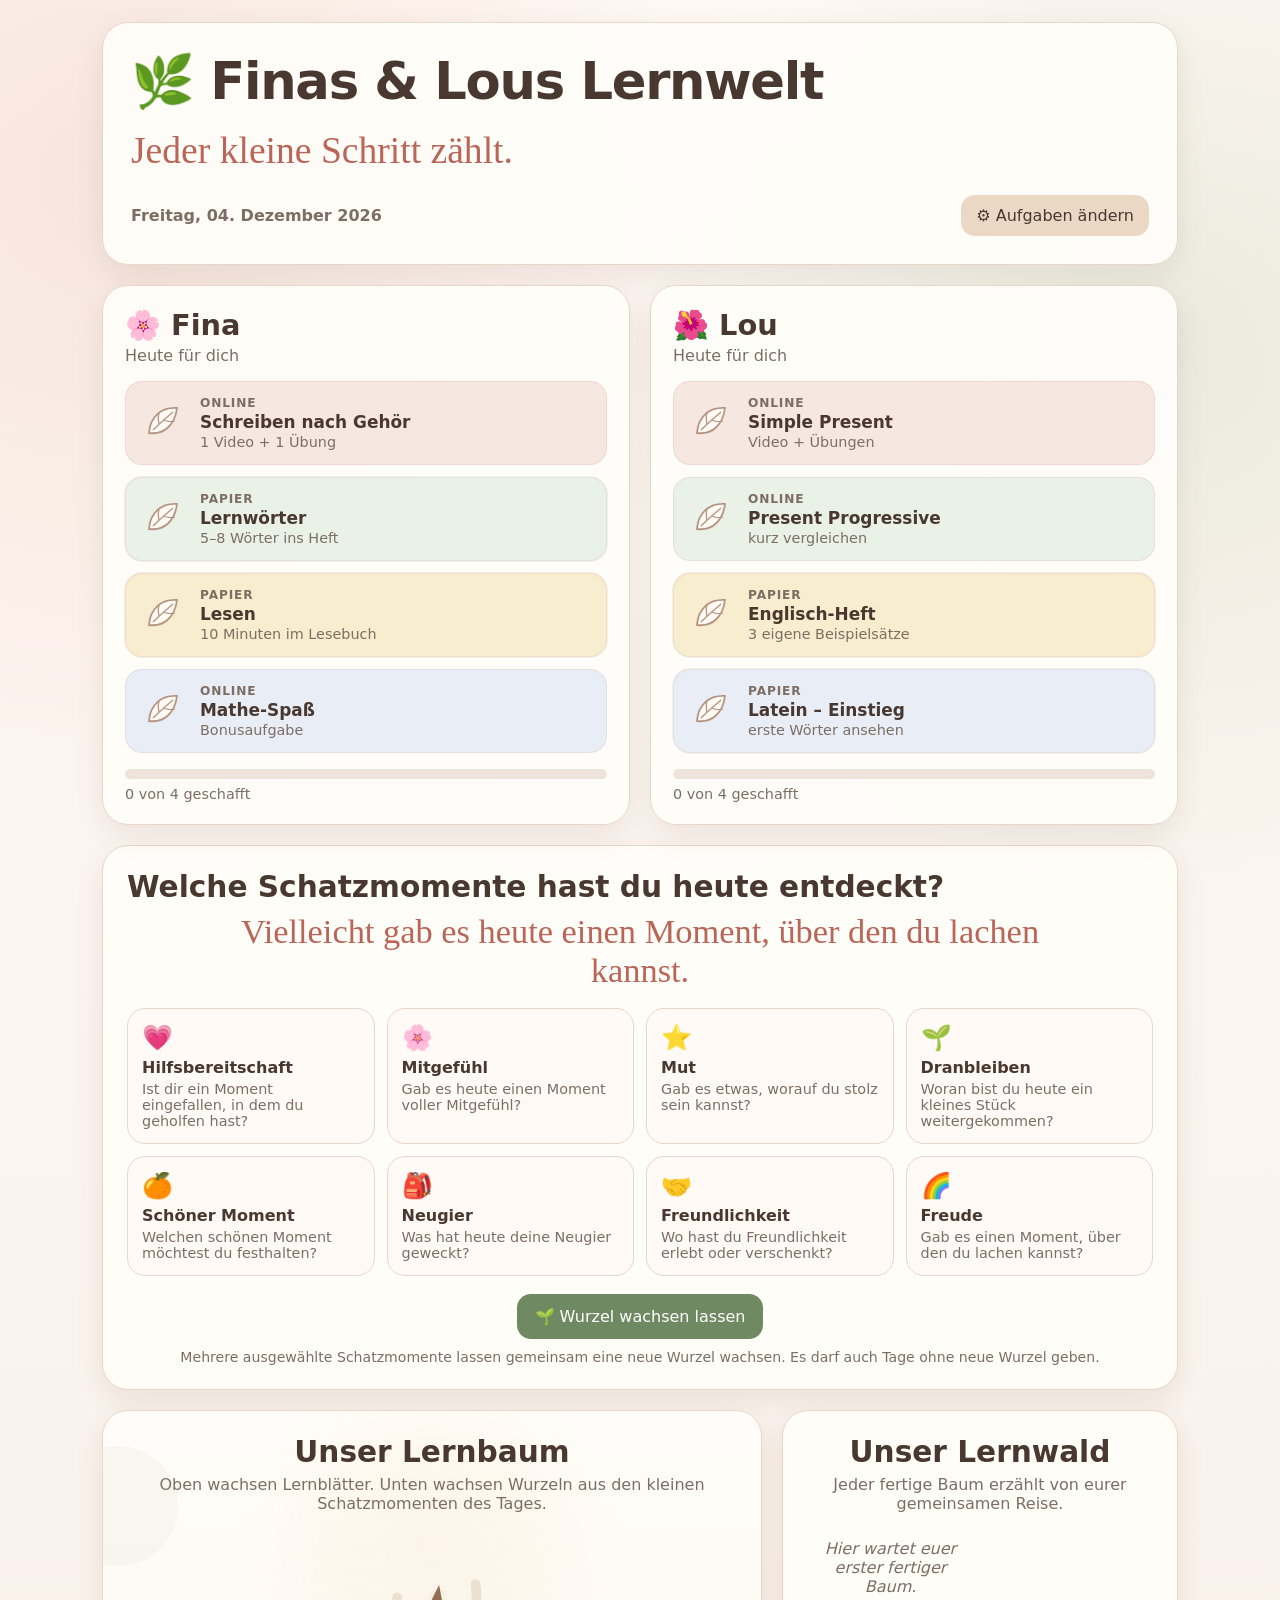
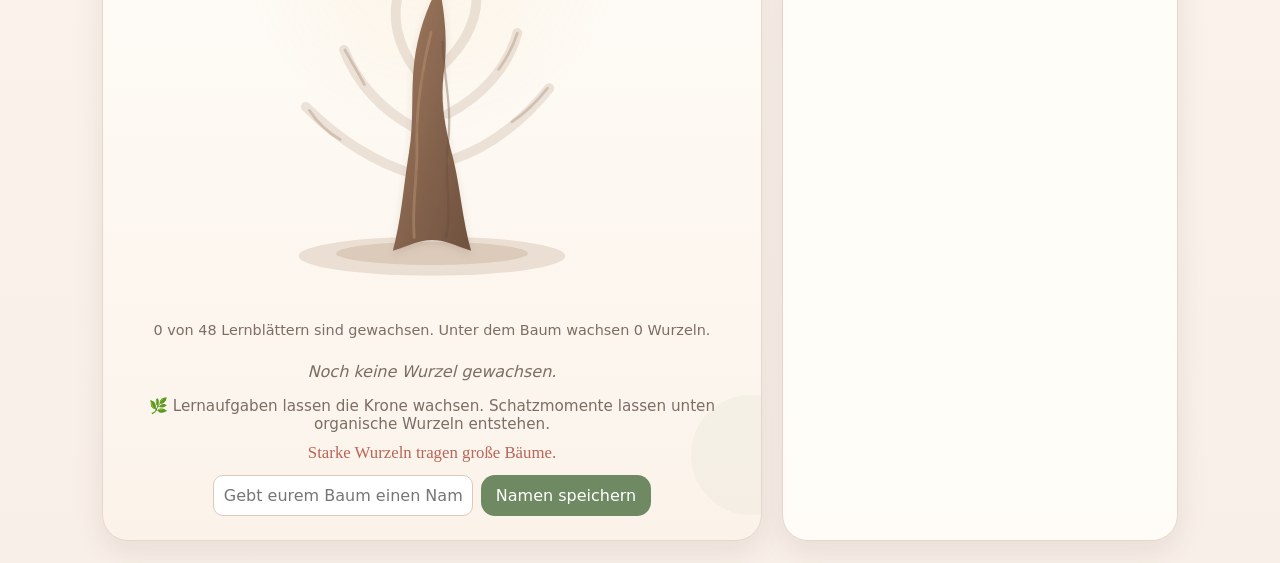
<file: index(1).html>
<!DOCTYPE html>
<html lang="de">
<head>
<meta charset="utf-8">
<meta name="viewport" content="width=device-width, initial-scale=1">
<title>Finas & Lous Lernwelt</title>
<!-- Version 1.0 – Veröffentlichung -->
<style>
:root{
  --bg:#f8efe8;
  --card:#fffdf9;
  --text:#49382f;
  --muted:#7d6e64;
  --sage:#9fb58f;
  --sage-dark:#6f8a63;
  --clay:#d58f7d;
  --clay-dark:#b96558;
  --gold:#e6bd62;
  --lav:#b7a0cf;
  --blue:#86b7c9;
  --sand:#ead8c5;
  --line:#e8d6c9;
  --shadow:0 10px 28px rgba(92,66,49,.10);
}
*{box-sizing:border-box}
body{
  margin:0;
  font-family:system-ui,-apple-system,BlinkMacSystemFont,"Segoe UI",sans-serif;
  color:var(--text);
  background:
    radial-gradient(circle at 8% 8%, rgba(213,143,125,.18), transparent 28%),
    radial-gradient(circle at 92% 16%, rgba(159,181,143,.20), transparent 26%),
    linear-gradient(180deg,#fff9f4 0%,var(--bg) 100%);
}
.wrap{max-width:1120px;margin:auto;padding:22px}
.hero,.editor,.person,.treecard,.reflection,.forest{
  background:rgba(255,253,249,.97);
  border:1px solid var(--line);
  border-radius:26px;
  box-shadow:var(--shadow);
}
.hero{padding:28px;margin-bottom:20px}
h1{margin:0;font-size:clamp(2rem,4vw,3.25rem);letter-spacing:-.025em}
.heroquote{
  margin:14px 0 0;
  font-family:Georgia,"Times New Roman",serif;
  font-size:clamp(1.55rem,3vw,2.35rem);
  line-height:1.35;
  color:var(--clay-dark);
  max-width:900px;
}
.topbar{display:flex;justify-content:space-between;align-items:center;gap:12px;flex-wrap:wrap;margin-top:18px}
.date{font-weight:700;color:var(--muted)}
button,.button{
  border:none;border-radius:14px;padding:11px 15px;font-weight:700;cursor:pointer;font:inherit
}
.editbtn{background:var(--sand);color:var(--text)}
.savebtn{background:var(--sage-dark);color:#fff}
.resetbtn{background:#eee5dd;color:var(--text)}
.dangerbtn{background:#f0d9d3;color:#7b4b41}
.grid{display:grid;grid-template-columns:1fr 1fr;gap:20px}
.person{padding:22px}
.person h2{margin:0 0 4px;font-size:1.8rem}
.subtitle{margin:0 0 16px;color:var(--muted)}
.tasks{display:grid;gap:12px}
.task{
  display:flex;align-items:center;gap:13px;padding:14px 15px;border-radius:17px;
  background:#f7e7e1;text-decoration:none;color:var(--text);min-height:76px;
  border:1px solid rgba(185,101,88,.12)
}
.task:nth-child(2n){background:#eaf1e6}
.task:nth-child(3n){background:#f8edcf}
.task:nth-child(4n){background:#e9eef6}
.task.paper{outline:1px solid rgba(111,138,99,.10)}
.tasktext{flex:1}
.type{font-size:.76rem;text-transform:uppercase;letter-spacing:.07em;color:var(--muted);font-weight:800}
.tasktitle{font-size:1.06rem;font-weight:800;margin-top:2px}
.tasknote{font-size:.9rem;color:var(--muted);margin-top:2px}
.leafcheck{width:46px;height:46px;position:relative;flex:0 0 auto;cursor:pointer}
.leafcheck svg{width:46px;height:46px;display:block}
.leafcheck .fill{fill:#fffaf4;stroke:#b59582;stroke-width:1.8}
.leafcheck .vein{stroke:#b59582;stroke-width:1.3;fill:none}
.leafcheck.done .fill{fill:var(--sage);stroke:var(--sage-dark)}
.leafcheck.done .vein{stroke:#fffaf4}
.progress{height:10px;background:#efe4dc;border-radius:999px;overflow:hidden;margin-top:16px}
.bar{height:100%;background:linear-gradient(90deg,var(--sage),var(--sage-dark));width:0;transition:width .25s}
.progresslabel{font-size:.9rem;color:var(--muted);margin-top:7px}
.mainlower{display:grid;grid-template-columns:1.25fr .75fr;gap:20px;margin-top:20px}
.treecard,.forest{padding:24px;text-align:center}
.treecard{
  background:
    radial-gradient(circle at 50% 18%, rgba(230,189,98,.10), transparent 28%),
    linear-gradient(180deg,#fffdf9 0%,#fbf3ea 100%);
  position:relative;
  overflow:hidden;
}
.treecard:before,.treecard:after{
  content:"";
  position:absolute;
  width:120px;height:120px;border-radius:50%;
  background:rgba(159,181,143,.08);
  pointer-events:none;
}
.treecard:before{left:-45px;top:35px}
.treecard:after{right:-50px;bottom:25px}
.treecard h2,.forest h2,.reflection h2{margin:0 0 6px;font-size:1.85rem}
.treehint,.forest p,.reflection p{color:var(--muted);margin-top:0}
#treeSvg{max-width:480px;width:100%;height:auto}
.branch{
  stroke:#8d684e;
  stroke-width:11;
  fill:none;
  stroke-linecap:round;
  stroke-linejoin:round;
  opacity:.16;
  transition:opacity .25s ease;
}
.branch.active,.branch.done{opacity:1}
.treeleaf{opacity:0;transition:opacity .2s}
.treeleaf.visible{opacity:1}
.treeflower{opacity:0;transition:opacity .2s}
.treeflower.visible{opacity:1}
.rootpath{
  fill:none;
  stroke:#7d5b46;
  stroke-linecap:round;
  stroke-linejoin:round;
  cursor:pointer;
  filter:drop-shadow(0 2px 2px rgba(73,56,47,.10));
  transition:opacity .2s ease, stroke-width .2s ease;
}
.rootpath:hover{opacity:.78}
.root-tip{fill:#9f7659;opacity:.9;pointer-events:none}
.root-label{
  font-size:11px;
  fill:#7d6e64;
  text-anchor:middle;
  pointer-events:none;
}
.rootlist{
  max-width:520px;
  margin:14px auto 0;
}
.rootcarousel{
  display:flex;
  align-items:center;
  gap:10px;
  padding:12px;
  border:1px solid var(--line);
  border-radius:16px;
  background:#faf4ee;
}
.rootnav{
  flex:0 0 auto;
  width:40px;height:40px;
  border-radius:50%;
  background:#eadfce;
  color:var(--text);
  padding:0;
  font-size:1.2rem;
}
.rootcardcontent{
  flex:1;
  text-align:center;
  min-width:0;
}
.rootcardcontent strong{display:block}
.rootcardcontent small{
  display:block;
  color:var(--muted);
  margin-top:4px;
  line-height:1.35;
}
.rootactions{
  display:flex;
  justify-content:center;
  gap:8px;
  margin-top:10px;
}
.rootremove{
  background:#f0d7d1;
  color:#7b4a40;
  padding:8px 12px;
  border-radius:10px;
}
.rootcancel{
  background:#eee5dd;
  color:var(--text);
  padding:8px 12px;
  border-radius:10px;
}
.treename{
  margin-top:12px;display:flex;justify-content:center;gap:8px;flex-wrap:wrap;align-items:center
}
.treename input{max-width:260px}
.reflection{padding:24px;margin-top:20px}
.prompt{
  font-family:Georgia,"Times New Roman",serif;
  font-size:clamp(1.45rem,2.8vw,2.15rem);
  color:var(--clay-dark);
  text-align:center;
  margin:8px auto 18px;
  max-width:850px;
}
.moments{display:grid;grid-template-columns:repeat(4,1fr);gap:12px}
.moment{
  border:1px solid var(--line);
  background:#fffaf6;
  border-radius:18px;
  padding:14px;
  text-align:left;
  cursor:pointer;
  min-height:112px;
  transition:.18s;
}
.moment:hover{transform:translateY(-1px)}
.moment.selected{outline:3px solid rgba(159,181,143,.55);background:#f1f6ee}
.momenticon{font-size:1.55rem}
.momenttitle{font-weight:800;margin-top:6px}
.momenttext{font-size:.9rem;color:var(--muted);margin-top:4px}
.givebar{text-align:center;margin-top:18px}
.givebtn{background:var(--sage-dark);color:white;padding:13px 18px}
.note{font-size:.88rem;color:var(--muted);text-align:center;margin-top:10px}
.forestgrid{display:grid;grid-template-columns:repeat(2,1fr);gap:12px;margin-top:14px}
.treebadge{
  background:#faf4ee;border:1px solid var(--line);border-radius:16px;padding:14px
}
.treebadge .emoji{font-size:2.5rem}
.treebadge strong{display:block;margin-top:4px}
.editor{display:none;padding:22px;margin-bottom:20px}
.editor.active{display:block}
.editgrid{display:grid;grid-template-columns:1fr 1fr;gap:18px}
.editsection{background:#faf4ee;border-radius:18px;padding:15px}
.editrow{display:grid;grid-template-columns:1.1fr .8fr auto;gap:8px;margin-bottom:12px;padding-bottom:12px;border-bottom:1px solid var(--line)}
input,select{width:100%;padding:10px;border:1px solid #dcc9bb;border-radius:10px;background:#fff;font:inherit}
.wide{grid-column:1/-1}
.small{color:var(--muted);font-size:.88rem}
.addbtn{background:#eadfce}
.deletebtn{background:#f0d7d1;color:#7b4a40;padding:8px 11px}
.actions{display:flex;gap:10px;flex-wrap:wrap;margin-top:14px}
.empty{color:var(--muted);font-style:italic;padding:10px}
@media(max-width:900px){
  .mainlower{grid-template-columns:1fr}
  .moments{grid-template-columns:repeat(2,1fr)}
}
@media(max-width:760px){
  .grid,.editgrid{grid-template-columns:1fr}
  .wrap{padding:14px}
  .hero,.person,.treecard,.reflection,.forest,.editor{padding:18px}
  .editrow{grid-template-columns:1fr}
  .wide{grid-column:auto}
}
@media(max-width:520px){
  .moments{grid-template-columns:1fr}
}
</style>
</head>
<body>
<div class="wrap">

<section class="hero">
  <h1>🌿 Finas &amp; Lous Lernwelt</h1>
  <div class="heroquote" id="heroQuote"></div>
  <div class="topbar">
    <div class="date" id="today"></div>
    <button class="editbtn" id="toggleEdit">⚙️ Aufgaben ändern</button>
  </div>
</section>

<section class="editor" id="editor">
  <h2>Aufgaben für heute bearbeiten</h2>
  <p class="small">Online-Aufgaben können direkt verlinkt werden. Papieraufgaben zeigen nur den Hinweis an.</p>
  <div class="editgrid">
    <div class="editsection">
      <h3>🌸 Fina</h3>
      <div id="editFina"></div>
      <button class="addbtn button" onclick="addTask('fina')">+ Aufgabe</button>
    </div>
    <div class="editsection">
      <h3>🌺 Lou</h3>
      <div id="editLou"></div>
      <button class="addbtn button" onclick="addTask('lou')">+ Aufgabe</button>
    </div>
  </div>
  <div class="actions">
    <button class="savebtn" onclick="saveTasks()">Speichern</button>
    <button class="resetbtn" onclick="resetDay()">Tagesblätter zurücksetzen</button>
    <button class="dangerbtn" onclick="resetTree()">Aktuellen Baum neu beginnen</button>
  </div>
</section>

<main class="grid">
  <section class="person">
    <h2>🌸 Fina</h2>
    <p class="subtitle">Heute für dich</p>
    <div class="tasks" id="finaTasks"></div>
    <div class="progress"><div class="bar" id="finaBar"></div></div>
    <div class="progresslabel" id="finaProgress"></div>
  </section>

  <section class="person">
    <h2>🌺 Lou</h2>
    <p class="subtitle">Heute für dich</p>
    <div class="tasks" id="louTasks"></div>
    <div class="progress"><div class="bar" id="louBar"></div></div>
    <div class="progresslabel" id="louProgress"></div>
  </section>
</main>

<section class="reflection">
  <h2>Welche Schatzmomente hast du heute entdeckt?</h2>
  <div class="prompt" id="reflectionPrompt"></div>

  <div class="moments" id="moments">
    <div class="moment" data-kind="help">
      <div class="momenticon">💗</div>
      <div class="momenttitle">Hilfsbereitschaft</div>
      <div class="momenttext">Ist dir ein Moment eingefallen, in dem du geholfen hast?</div>
    </div>
    <div class="moment" data-kind="comfort">
      <div class="momenticon">🌸</div>
      <div class="momenttitle">Mitgefühl</div>
      <div class="momenttext">Gab es heute einen Moment voller Mitgefühl?</div>
    </div>
    <div class="moment" data-kind="courage">
      <div class="momenticon">⭐</div>
      <div class="momenttitle">Mut</div>
      <div class="momenttext">Gab es etwas, worauf du stolz sein kannst?</div>
    </div>
    <div class="moment" data-kind="persist">
      <div class="momenticon">🌱</div>
      <div class="momenttitle">Dranbleiben</div>
      <div class="momenttext">Woran bist du heute ein kleines Stück weitergekommen?</div>
    </div>
    <div class="moment" data-kind="beauty">
      <div class="momenticon">🍊</div>
      <div class="momenttitle">Schöner Moment</div>
      <div class="momenttext">Welchen schönen Moment möchtest du festhalten?</div>
    </div>
    <div class="moment" data-kind="curious">
      <div class="momenticon">🎒</div>
      <div class="momenttitle">Neugier</div>
      <div class="momenttext">Was hat heute deine Neugier geweckt?</div>
    </div>
    <div class="moment" data-kind="kindness">
      <div class="momenticon">🤝</div>
      <div class="momenttitle">Freundlichkeit</div>
      <div class="momenttext">Wo hast du Freundlichkeit erlebt oder verschenkt?</div>
    </div>
    <div class="moment" data-kind="smile">
      <div class="momenticon">🌈</div>
      <div class="momenttitle">Freude</div>
      <div class="momenttext">Gab es einen Moment, über den du lachen kannst?</div>
    </div>
  </div>

  <div class="givebar">
    <button class="givebtn" id="giveLeaf">🌱 Wurzel wachsen lassen</button>
  </div>
  <div class="note">Mehrere ausgewählte Schatzmomente lassen gemeinsam eine neue Wurzel wachsen. Es darf auch Tage ohne neue Wurzel geben.</div>
</section>

<div class="mainlower">
  <section class="treecard">
    <h2>Unser Lernbaum</h2>
    <p class="treehint">Oben wachsen Lernblätter. Unten wachsen Wurzeln aus den kleinen Schatzmomenten des Tages.</p>

    <svg id="treeSvg" viewBox="0 0 540 430" role="img" aria-label="Organisch wachsender Lern- und Lebensbaum mit Wurzeln">
      <defs>
        <linearGradient id="trunkGrad" x1="0" y1="0" x2="1" y2="1">
          <stop offset="0%" stop-color="#a27b5f"/>
          <stop offset="55%" stop-color="#84634d"/>
          <stop offset="100%" stop-color="#6f513f"/>
        </linearGradient>
        <filter id="softShadow" x="-20%" y="-20%" width="140%" height="140%">
          <feDropShadow dx="0" dy="4" stdDeviation="4" flood-color="#6b4f3d" flood-opacity=".15"/>
        </filter>
      </defs>

      <!-- soft ground -->
      <ellipse cx="270" cy="368" rx="150" ry="22" fill="#eadfd2"/>
      <ellipse cx="270" cy="365" rx="108" ry="13" fill="#dccbbb"/>

      <!-- wider, softly spreading trunk -->
      <path d="M226 362
               C236 324 238 288 244 252
               C250 217 246 183 250 150
               C254 118 263 91 278 63
               C285 98 288 130 283 164
               C279 199 286 228 294 259
               C302 292 304 326 314 362
               C293 355 284 350 270 350
               C255 350 246 356 226 362 Z"
            fill="url(#trunkGrad)" filter="url(#softShadow)"/>

      <!-- bark lines -->
      <path d="M250 347 C247 310 254 278 253 241 C252 202 258 162 269 116"
            fill="none" stroke="#b38c6d" stroke-width="3.2" stroke-linecap="round" opacity=".55"/>
      <path d="M286 347 C293 310 283 277 288 240 C293 202 283 165 282 127"
            fill="none" stroke="#684b3b" stroke-width="2.5" stroke-linecap="round" opacity=".36"/>

      <!-- organic branches -->
      <path class="branch" id="branch1" d="M250 276 C210 264 170 242 128 200"/>
      <path class="branch" id="branch2" d="M291 260 C333 246 370 219 402 179"/>
      <path class="branch" id="branch3" d="M251 224 C214 204 186 174 171 136"/>
      <path class="branch" id="branch4" d="M288 208 C326 188 355 157 366 117"/>
      <path class="branch" id="branch5" d="M260 169 C236 142 224 109 231 77"/>
      <path class="branch" id="branch6" d="M279 156 C309 130 325 96 319 62"/>

      <!-- fine twigs -->
      <path d="M167 237 C151 228 141 218 132 204" fill="none" stroke="#8d684e" stroke-width="3" opacity=".28" stroke-linecap="round"/>
      <path d="M360 217 C375 207 389 193 400 179" fill="none" stroke="#8d684e" stroke-width="3" opacity=".28" stroke-linecap="round"/>
      <path d="M194 175 C186 160 178 147 172 136" fill="none" stroke="#8d684e" stroke-width="3" opacity=".28" stroke-linecap="round"/>
      <path d="M345 158 C355 144 362 130 366 117" fill="none" stroke="#8d684e" stroke-width="3" opacity=".28" stroke-linecap="round"/>

      <g id="treeLeaves"></g>
      <g id="treeFlowers"></g>

      <!-- Wurzeln wachsen erst durch Schatzmomente -->
      <g id="treeRoots"></g>
    </svg>

    <div class="progresslabel" id="treeText"></div>
    <div id="rootList" class="rootlist"></div>
    <div id="finishTreeWrap" style="display:none;margin-top:14px">
      <button class="savebtn" id="finishTreeBtn">🌳 Fertigen Baum in den Lernwald setzen</button>
    </div>
    <div style="color:#7d6e64;margin-top:6px;font-size:.95rem">🌿 Lernaufgaben lassen die Krone wachsen. Schatzmomente lassen unten organische Wurzeln entstehen.</div>
    <div style="margin-top:10px;font-family:Georgia,serif;font-size:1.05rem;color:var(--clay-dark)">
      Starke Wurzeln tragen große Bäume.
    </div>
    

    <div class="treename">
      <input id="treeName" placeholder="Gebt eurem Baum einen Namen">
      <button class="savebtn" id="saveTreeName">Namen speichern</button>
    </div>
  </section>

  <section class="forest">
    <h2>Unser Lernwald</h2>
    <p>Jeder fertige Baum erzählt von eurer gemeinsamen Reise.</p>
    <div class="forestgrid" id="forestGrid"></div>
  </section>
</div>

</div>

<script>
const heroQuotes=[
"Schön, dass ihr da seid. Heute gibt es wieder etwas zu entdecken.",
"Die Welt steckt voller kleiner Wunder – schaut, welches ihr heute entdeckt.",
"Neugier ist ein wunderbarer Anfang.",
"Jeder kleine Schritt zählt.",
"Heute darf etwas Neues wachsen."
];

const reflectionPrompts=[
"Vielleicht erinnerst du dich an einen Moment, in dem du geholfen hast.",
"Vielleicht ist dir heute jemand besonders wichtig gewesen.",
"Vielleicht hast du heute etwas Mutiges ausprobiert.",
"Vielleicht bist du heute bei etwas drangeblieben.",
"Vielleicht hast du heute etwas Schönes entdeckt.",
"Vielleicht hat dich heute etwas neugierig gemacht.",
"Vielleicht hast du heute Freundlichkeit geschenkt oder bekommen.",
"Vielleicht gab es heute einen Moment, über den du lachen kannst."
];

const defaults={
fina:[
{title:"Schreiben nach Gehör",note:"1 Video + 1 Übung",url:"",type:"online"},
{title:"Lernwörter",note:"5–8 Wörter ins Heft",url:"",type:"paper"},
{title:"Lesen",note:"10 Minuten im Lesebuch",url:"",type:"paper"},
{title:"Mathe-Spaß",note:"Bonusaufgabe",url:"",type:"online"}
],
lou:[
{title:"Simple Present",note:"Video + Übungen",url:"",type:"online"},
{title:"Present Progressive",note:"kurz vergleichen",url:"",type:"online"},
{title:"Englisch-Heft",note:"3 eigene Beispielsätze",url:"",type:"paper"},
{title:"Latein – Einstieg",note:"erste Wörter ansehen",url:"",type:"paper"}
]
};

let data=JSON.parse(localStorage.getItem("lernweltTasksV15")||"null")||defaults;
let done=JSON.parse(localStorage.getItem("lernweltDoneV15")||"{}");
let roots=JSON.parse(localStorage.getItem("lernweltRootsV15")||"[]");
let learningLeaves=JSON.parse(localStorage.getItem("lernweltLearningLeavesV15")||"[]");
let treeName=localStorage.getItem("lernweltTreeNameV15")||"";
let forest=JSON.parse(localStorage.getItem("lernweltForestV15")||"[]");
let selectedKinds=[];
let selectedRootIndex=0;
let rootDeleteArmed=false;



if(!localStorage.getItem("lernweltV15Initialized")){
  localStorage.setItem("lernweltRootsV15","[]");
  localStorage.setItem("lernweltDoneV15","{}");
  localStorage.setItem("lernweltLearningLeavesV15","[]");
  localStorage.setItem("lernweltV15Initialized","1");
  roots=[];
  done={};
  learningLeaves=[];
}

function keyFor(person,i){return person+"_"+i}

function leafSvg(){
return `<svg viewBox="0 0 46 46" aria-hidden="true">
<path class="fill" d="M8 33 C9 17 20 7 36 8 C34 24 24 35 8 33 Z"/>
<path class="vein" d="M12 30 C18 24 25 18 32 12"/>
<path class="vein" d="M18 24 C17 19 17 16 18 13"/>
<path class="vein" d="M23 20 C27 22 31 22 34 21"/>
</svg>`;
}

function render(){
["fina","lou"].forEach(person=>{
const box=document.getElementById(person+"Tasks");
box.innerHTML="";
const tasks=data[person].filter(t=>t.title.trim());
if(!tasks.length) box.innerHTML='<div class="empty">Heute ist ein freier Tag.</div>';
tasks.forEach((t,i)=>{
const online=t.type==="online"&&t.url;
const item=document.createElement(online?"a":"div");
item.className="task"+(t.type==="paper"?" paper":"");
if(online){item.href=t.url;item.target="_blank"}
const checked=!!done[keyFor(person,i)];
item.innerHTML=`
<div class="leafcheck ${checked?"done":""}">${leafSvg()}</div>
<div class="tasktext">
<div class="type">${t.type==="paper"?"Papier":"Online"}</div>
<div class="tasktitle">${escapeHtml(t.title)}</div>
<div class="tasknote">${escapeHtml(t.note||"")}</div>
</div>
<div>${online?"↗":""}</div>`;
item.querySelector(".leafcheck").addEventListener("click",e=>{
e.preventDefault();e.stopPropagation();
const key=keyFor(person,i);
const wasDone=!!done[key];
done[key]=!wasDone;

if(!wasDone){
  learningLeaves.push({
    key,
    person,
    title:t.title,
    date:new Date().toISOString()
  });
}else{
  learningLeaves=learningLeaves.filter(x=>x.key!==key);
}

localStorage.setItem("lernweltDoneV15",JSON.stringify(done));
localStorage.setItem("lernweltLearningLeavesV15",JSON.stringify(learningLeaves));
render();
});
box.appendChild(item);
});
updateProgress(person,tasks.length);
});
updateTree();
renderForest();
}

function updateProgress(person,total){
let count=0;
for(let i=0;i<total;i++) if(done[keyFor(person,i)]) count++;
document.getElementById(person+"Bar").style.width=(total?Math.round(count/total*100):0)+"%";
document.getElementById(person+"Progress").textContent=total?`${count} von ${total} geschafft`:"Heute frei";
}

function addSvgLeaf(group,x,y,rot,color,visible,mirror=1){
const ns="http://www.w3.org/2000/svg";
const g=document.createElementNS(ns,"g");
g.setAttribute("class","treeleaf "+(visible?"visible":""));
g.setAttribute("transform",`translate(${x} ${y}) rotate(${rot}) scale(1 ${mirror})`);
g.innerHTML=`
<path d="M0 0 C8 -15 24 -17 34 -4 C25 9 10 11 0 0 Z"
      fill="${color}" stroke="#765f52" stroke-width="1.15"/>
<path d="M3 0 C13 -1 23 -2 31 -4"
      fill="none" stroke="#fff9f2" stroke-width="1.1" opacity=".9"/>
<path d="M12 -1 C11 -5 11 -8 13 -11"
      fill="none" stroke="#fff9f2" stroke-width=".85" opacity=".7"/>
<path d="M20 -2 C22 0 25 1 28 1"
      fill="none" stroke="#fff9f2" stroke-width=".85" opacity=".7"/>`;
group.appendChild(g);
}

function addFlower(group,x,y,color,visible){
const ns="http://www.w3.org/2000/svg";
const g=document.createElementNS(ns,"g");
g.setAttribute("class","treeflower "+(visible?"visible":""));
g.setAttribute("transform",`translate(${x} ${y})`);
g.innerHTML=`
<g>
  <ellipse cx="0" cy="-11" rx="7" ry="11" fill="${color}" opacity=".96"/>
  <ellipse cx="9" cy="-3" rx="6.5" ry="10" fill="${color}" transform="rotate(55 9 -3)"/>
  <ellipse cx="6" cy="8" rx="6.5" ry="10" fill="${color}" transform="rotate(115 6 8)"/>
  <ellipse cx="-6" cy="8" rx="6.5" ry="10" fill="${color}" transform="rotate(-115 -6 8)"/>
  <ellipse cx="-9" cy="-3" rx="6.5" ry="10" fill="${color}" transform="rotate(-55 -9 -3)"/>
  <circle r="6" fill="#e6bd62" stroke="#c99a43" stroke-width=".8"/>
  <circle cx="-1.8" cy="-1.5" r="1.2" fill="#fff6dc"/>
  <circle cx="2.0" cy="1.0" r="1.0" fill="#fff6dc"/>
  <circle cx="-1.0" cy="2.0" r="0.9" fill="#fff6dc"/>
</g>`;
group.appendChild(g);
}

function kindColor(kind){
return {
help:"#d58f7d",comfort:"#b7a0cf",courage:"#e6bd62",persist:"#9fb58f",
beauty:"#e3a64f",curious:"#c78fa8",kindness:"#e4b458",smile:"#86b7c9"
}[kind]||"#9fb58f";
}


const rootDesigns=[
  {d:"M250 350 C225 359 206 373 178 388", tip:[176,389], width:7},
  {d:"M258 354 C239 372 225 389 210 407", tip:[208,408], width:6.5},
  {d:"M269 354 C266 374 265 392 266 414", tip:[266,416], width:6},
  {d:"M280 354 C294 374 308 392 324 408", tip:[326,409], width:6.5},
  {d:"M290 350 C315 360 339 374 367 388", tip:[369,389], width:7},
  {d:"M235 357 C211 365 188 366 158 365", tip:[156,365], width:5.5},
  {d:"M303 356 C329 363 355 364 386 360", tip:[388,360], width:5.5},
  {d:"M244 362 C223 380 198 397 174 412", tip:[172,413], width:5},
  {d:"M296 361 C319 379 344 397 371 411", tip:[373,412], width:5},
  {d:"M257 362 C248 384 244 400 242 420", tip:[242,422], width:4.8},
  {d:"M282 362 C290 383 294 401 296 420", tip:[296,422], width:4.8},
  {d:"M228 361 C205 375 181 382 151 388", tip:[149,389], width:4.6},
  {d:"M310 360 C335 374 359 382 390 388", tip:[392,389], width:4.6},
  {d:"M267 360 C258 378 252 390 249 404 C246 415 239 423 230 429", tip:[228,430], width:4.3},
  {d:"M276 360 C286 378 292 390 296 403 C300 415 308 423 318 429", tip:[320,430], width:4.3},
  {d:"M270 364 C271 382 274 396 281 410 C286 420 286 427 283 434", tip:[282,435], width:4}
];

function rootKindsText(kinds){
  const names={
    help:"Hilfsbereitschaft",
    comfort:"Mitgefühl",
    courage:"Mut",
    persist:"Dranbleiben",
    beauty:"schöner Moment",
    curious:"Neugier",
    kindness:"Freundlichkeit",
    smile:"Freude"
  };
  return (kinds||[]).map(k=>names[k]||k).join(", ");
}

function removeRootAt(index){
  if(index<0 || index>=roots.length) return;
  roots.splice(index,1);
  localStorage.setItem("lernweltRootsV15",JSON.stringify(roots));
  selectedRootIndex=Math.max(0,Math.min(index,roots.length-1));
  rootDeleteArmed=false;
  render();
}

function drawRootCarousel(){
  const list=document.getElementById("rootList");
  if(!list) return;
  list.innerHTML="";

  if(roots.length===0){
    list.innerHTML='<div class="empty">Noch keine Wurzel gewachsen.</div>';
    selectedRootIndex=0;
    rootDeleteArmed=false;
    return;
  }

  selectedRootIndex=(selectedRootIndex+roots.length)%roots.length;
  const root=roots[selectedRootIndex];
  const date=root.date
    ? new Date(root.date).toLocaleDateString("de-AT",{day:"2-digit",month:"2-digit",year:"numeric"})
    : "";
  const text=rootKindsText(root.kinds)||"Schatzmoment";

  const card=document.createElement("div");
  card.className="rootcarousel";
  card.innerHTML=`
    <button type="button" class="rootnav" id="rootPrev" aria-label="Vorherige Wurzel">‹</button>
    <div class="rootcardcontent">
      <strong>🌱 Wurzel ${selectedRootIndex+1} von ${roots.length}</strong>
      <small>${escapeHtml(text)}${date ? " · "+date : ""}</small>
      <div class="rootactions">
        ${
          rootDeleteArmed
          ? '<button type="button" class="rootremove" id="rootDeleteConfirm">Ja, entfernen</button><button type="button" class="rootcancel" id="rootDeleteCancel">Abbrechen</button>'
          : '<button type="button" class="rootremove" id="rootDeleteStart">Entfernen</button>'
        }
      </div>
    </div>
    <button type="button" class="rootnav" id="rootNext" aria-label="Nächste Wurzel">›</button>`;

  list.appendChild(card);

  card.querySelector("#rootPrev").onclick=()=>{
    selectedRootIndex=(selectedRootIndex-1+roots.length)%roots.length;
    rootDeleteArmed=false;
    drawRootCarousel();
  };
  card.querySelector("#rootNext").onclick=()=>{
    selectedRootIndex=(selectedRootIndex+1)%roots.length;
    rootDeleteArmed=false;
    drawRootCarousel();
  };

  const startBtn=card.querySelector("#rootDeleteStart");
  if(startBtn) startBtn.onclick=()=>{
    rootDeleteArmed=true;
    drawRootCarousel();
  };

  const confirmBtn=card.querySelector("#rootDeleteConfirm");
  if(confirmBtn) confirmBtn.onclick=()=>removeRootAt(selectedRootIndex);

  const cancelBtn=card.querySelector("#rootDeleteCancel");
  if(cancelBtn) cancelBtn.onclick=()=>{
    rootDeleteArmed=false;
    drawRootCarousel();
  };
}

function drawRoots(){
  const group=document.getElementById("treeRoots");
  if(!group) return;
  group.innerHTML="";
  const ns="http://www.w3.org/2000/svg";

  roots.slice(0,rootDesigns.length).forEach((root,index)=>{
    const design=rootDesigns[index];

    const hit=document.createElementNS(ns,"path");
    hit.setAttribute("d",design.d);
    hit.setAttribute("fill","none");
    hit.setAttribute("stroke","rgba(0,0,0,0.001)");
    hit.setAttribute("stroke-width","32");
    hit.setAttribute("stroke-linecap","round");
    hit.style.cursor="pointer";
    hit.style.pointerEvents="stroke";
    hit.addEventListener("click",(event)=>{
      event.preventDefault();
      event.stopPropagation();
      selectedRootIndex=index;
      rootDeleteArmed=false;
      drawRootCarousel();
      document.getElementById("rootList")?.scrollIntoView({behavior:"smooth",block:"nearest"});
    });
    group.appendChild(hit);

    const path=document.createElementNS(ns,"path");
    path.setAttribute("d",design.d);
    path.setAttribute("class","rootpath");
    path.setAttribute("stroke-width",design.width);
    path.style.pointerEvents="none";
    group.appendChild(path);

    const tip=document.createElementNS(ns,"circle");
    tip.setAttribute("cx",design.tip[0]);
    tip.setAttribute("cy",design.tip[1]);
    tip.setAttribute("r",Math.max(2.5,design.width/2.4));
    tip.setAttribute("class","root-tip");
    group.appendChild(tip);
  });

  drawRootCarousel();
}

function updateTree(){
const leafGroup=document.getElementById("treeLeaves");
const flowerGroup=document.getElementById("treeFlowers");
leafGroup.innerHTML=""; flowerGroup.innerHTML="";
drawRoots();

const branches=[
{id:1,leaves:[
 [126,194,-32,1],[137,210,148,-1],
 [151,214,-24,1],[164,229,156,-1],
 [181,232,-20,1],[196,246,160,-1],
 [214,249,-16,1],[229,262,164,-1]
],flower:[116,187]},
{id:2,leaves:[
 [404,174,30,1],[392,192,210,-1],
 [378,197,24,1],[364,214,204,-1],
 [348,220,20,1],[333,235,200,-1],
 [316,241,16,1],[301,255,196,-1]
],flower:[413,166]},
{id:3,leaves:[
 [169,131,-24,1],[178,147,156,-1],
 [187,153,-20,1],[197,169,160,-1],
 [208,175,-18,1],[219,190,162,-1],
 [231,196,-16,1],[242,211,164,-1]
],flower:[162,122]},
{id:4,leaves:[
 [368,112,24,1],[360,130,204,-1],
 [353,137,20,1],[344,154,200,-1],
 [333,161,18,1],[322,177,198,-1],
 [309,183,16,1],[297,199,196,-1]
],flower:[376,103]},
{id:5,leaves:[
 [231,72,-14,1],[227,89,166,-1],
 [230,97,-14,1],[234,114,166,-1],
 [241,121,-14,1],[247,138,166,-1],
 [254,144,-12,1],[262,161,168,-1]
],flower:[230,62]},
{id:6,leaves:[
 [321,57,14,1],[326,75,194,-1],
 [326,82,14,1],[322,100,194,-1],
 [317,106,14,1],[310,123,194,-1],
 [301,130,12,1],[293,147,192,-1]
],flower:[327,47]}
];
const perBranch=8;
const max=branches.length*perBranch;

const combinedLeaves=[
  ...learningLeaves.map((x,index)=>({
    type:"learning",
    person:x.person,
    color:index%2===0 ? "#9fb58f" : "#86b7c9"
  }))
];

const count=Math.min(combinedLeaves.length,max);

branches.forEach((b,bi)=>{
const branch=document.getElementById("branch"+b.id);
const start=bi*perBranch;
const filled=Math.max(0,Math.min(perBranch,count-start));
branch.classList.toggle("active",count>start);
branch.classList.toggle("done",filled===perBranch);
b.leaves.forEach((pos,li)=>{
const leafIndex=start+li;
const visible=leafIndex<count;
let color="#9fb58f";
if(visible){
  const item=combinedLeaves[leafIndex];
  color=item.color;
}
addSvgLeaf(leafGroup,pos[0],pos[1],pos[2],color,visible,pos[3]||1);
});
addFlower(flowerGroup,b.flower[0],b.flower[1],["#efb6ad","#c6afe0","#f1cc76","#b8cda9","#e8a76f","#9ec6d4"][bi],filled===perBranch);
});

document.getElementById("treeName").value=treeName;
const treeText=document.getElementById("treeText");
const finishWrap=document.getElementById("finishTreeWrap");
treeText.textContent=
count>=max
? `Die Krone ist vollständig gewachsen. ${roots.length} ${roots.length===1?"Wurzel trägt":"Wurzeln tragen"} den Baum.`
: `${count} von ${max} Lernblättern sind gewachsen. Unter dem Baum wachsen ${roots.length} ${roots.length===1?"Wurzel":"Wurzeln"}.`;
if(finishWrap) finishWrap.style.display=count>=max ? "block" : "none";
}

function renderForest(){
const grid=document.getElementById("forestGrid");
grid.innerHTML="";
if(!forest.length){
grid.innerHTML='<div class="empty">Hier wartet euer erster fertiger Baum.</div>';
return;
}
forest.slice().reverse().forEach(item=>{
const d=document.createElement("div");
d.className="treebadge";
d.innerHTML=`<div class="emoji">🌳</div><strong>${escapeHtml(item.name||"Unser Baum")}</strong><span>${escapeHtml(item.date)}</span><small style="display:block;color:var(--muted);margin-top:4px">${item.leaves||48} Lernblätter · ${item.roots||0} Wurzeln</small>`;
grid.appendChild(d);
});
}

document.querySelectorAll(".moment").forEach(m=>{
m.addEventListener("click",()=>{
const kind=m.dataset.kind;
if(selectedKinds.includes(kind)){
  selectedKinds=selectedKinds.filter(x=>x!==kind);
  m.classList.remove("selected");
}else{
  selectedKinds.push(kind);
  m.classList.add("selected");
}
});
});

document.getElementById("giveLeaf").addEventListener("click",()=>{
if(!selectedKinds.length){
alert("Wählt zuerst mindestens einen Schatzmoment aus, den ihr festhalten möchtet.");
return;
}
if(roots.length>=rootDesigns.length){
alert("Das Wurzelnetz dieses Baums ist vollständig gewachsen.");
return;
}

roots.push({
  kinds:[...selectedKinds],
  date:new Date().toISOString()
});
localStorage.setItem("lernweltRootsV15",JSON.stringify(roots));
document.querySelectorAll(".moment").forEach(x=>x.classList.remove("selected"));
selectedKinds=[];
render();
});


document.getElementById("finishTreeBtn").addEventListener("click",()=>{
  const maxLeaves=48;
  if(learningLeaves.length<maxLeaves){
    alert("Die Krone ist noch nicht vollständig gewachsen.");
    return;
  }

  const name=(document.getElementById("treeName").value.trim() || treeName || "Unser Baum");
  if(!window.confirm(`Soll „${name}“ in den Lernwald wandern?`)) return;

  forest.push({
    name,
    date:new Date().toLocaleDateString("de-AT",{month:"long",year:"numeric"}),
    leaves:learningLeaves.length,
    roots:roots.length
  });

  localStorage.setItem("lernweltForestV15",JSON.stringify(forest));

  learningLeaves=[];
  roots=[];
  done={};
  treeName="";

  localStorage.setItem("lernweltLearningLeavesV15","[]");
  localStorage.setItem("lernweltRootsV15","[]");
  localStorage.setItem("lernweltDoneV15","{}");
  localStorage.setItem("lernweltTreeNameV15","");

  render();
});

document.getElementById("saveTreeName").addEventListener("click",()=>{
treeName=document.getElementById("treeName").value.trim();
localStorage.setItem("lernweltTreeNameV15",treeName);
render();
});

function renderEditor(){
["fina","lou"].forEach(person=>{
const box=document.getElementById(person==="fina"?"editFina":"editLou");
box.innerHTML="";
data[person].forEach((t,i)=>{
const row=document.createElement("div");
row.className="editrow";
row.innerHTML=`
<input placeholder="Aufgabe" value="${escapeAttr(t.title)}" data-field="title" data-person="${person}" data-index="${i}">
<select data-field="type" data-person="${person}" data-index="${i}">
<option value="online" ${t.type==="online"?"selected":""}>Online</option>
<option value="paper" ${t.type==="paper"?"selected":""}>Papier</option>
</select>
<button class="deletebtn" onclick="deleteTask('${person}',${i})">✕</button>
<input class="wide" placeholder="Hinweis, z. B. Arbeitsblatt 2" value="${escapeAttr(t.note||"")}" data-field="note" data-person="${person}" data-index="${i}">
<input class="wide" placeholder="Link nur bei Online-Aufgaben" value="${escapeAttr(t.url||"")}" data-field="url" data-person="${person}" data-index="${i}">`;
box.appendChild(row);
});
});
}

function addTask(person){data[person].push({title:"",note:"",url:"",type:"paper"});renderEditor()}
function deleteTask(person,index){data[person].splice(index,1);renderEditor()}
function saveTasks(){
document.querySelectorAll("#editor input,#editor select").forEach(el=>{
const p=el.dataset.person,i=Number(el.dataset.index),f=el.dataset.field;
if(data[p]&&data[p][i]) data[p][i][f]=el.value.trim();
});
localStorage.setItem("lernweltTasksV15",JSON.stringify(data));
document.getElementById("editor").classList.remove("active");
render();
}
function resetDay(){
done={};
localStorage.setItem("lernweltDoneV15","{}");
render();
}
function resetTree(){
if(confirm("Soll der aktuelle Baum wirklich neu beginnen?")){
roots=[];
learningLeaves=[];
treeName="";
done={};
localStorage.setItem("lernweltRootsV15","[]");
localStorage.setItem("lernweltLearningLeavesV15","[]");
localStorage.setItem("lernweltTreeNameV15","");
localStorage.setItem("lernweltDoneV15","{}");
render();
}
}
function escapeHtml(s){return String(s).replace(/[&<>"']/g,c=>({"&":"&amp;","<":"&lt;",">":"&gt;",'"':"&quot;","'":"&#039;"}[c]))}
function escapeAttr(s){return escapeHtml(s)}

document.getElementById("toggleEdit").addEventListener("click",()=>{
renderEditor();document.getElementById("editor").classList.toggle("active")
});

const now=new Date();
document.getElementById("today").textContent=now.toLocaleDateString("de-AT",{weekday:"long",day:"2-digit",month:"long",year:"numeric"});
document.getElementById("heroQuote").textContent=heroQuotes[Math.floor(Math.random()*heroQuotes.length)];
document.getElementById("reflectionPrompt").textContent=reflectionPrompts[Math.floor(Math.random()*reflectionPrompts.length)];
render();
</script>
</body>
</html>
</file>
